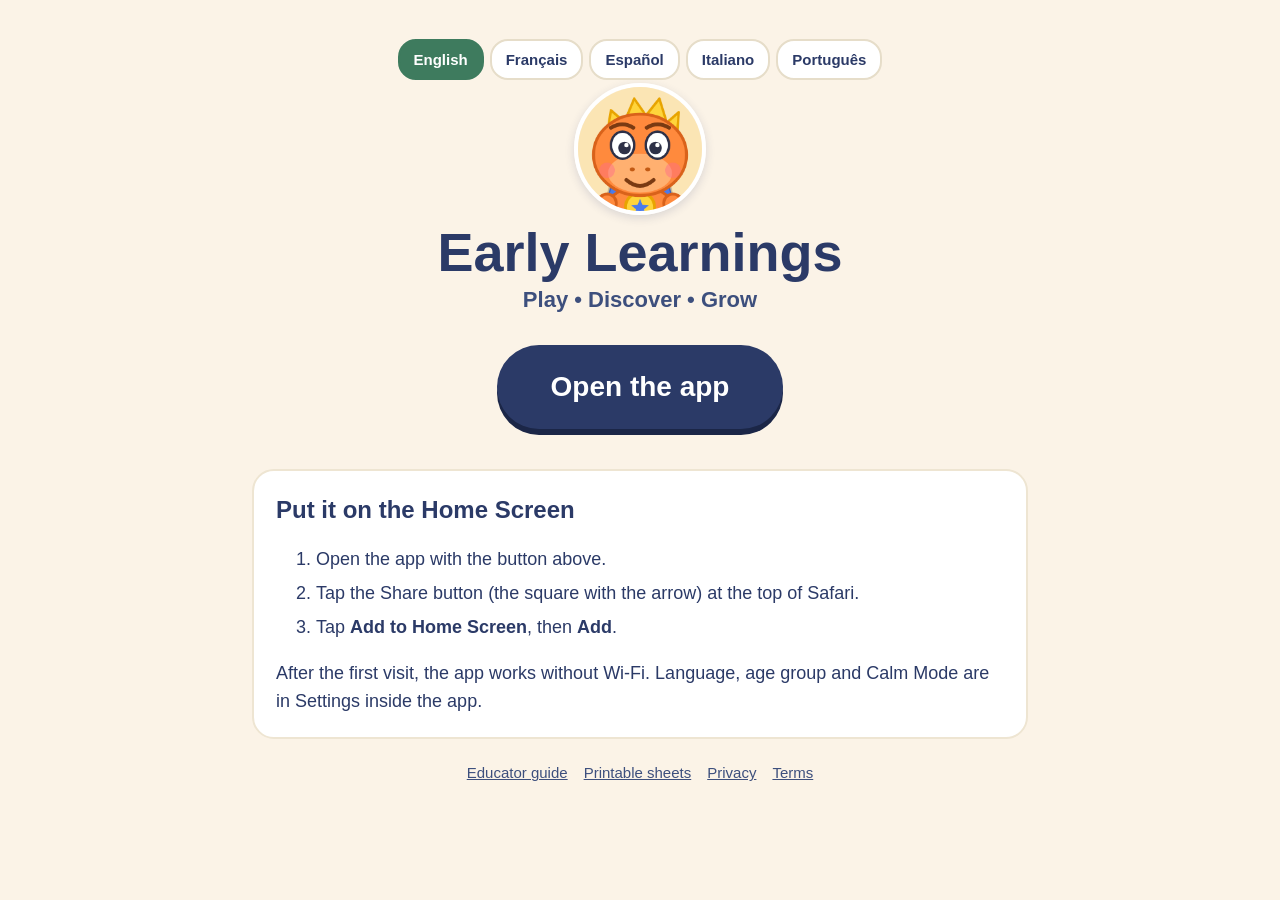
<file: index.html>
<!DOCTYPE html>
<html lang="en">
<head>
<meta charset="utf-8">
<meta name="viewport" content="width=device-width, initial-scale=1">
<meta name="theme-color" content="#FBF3E7">
<link rel="apple-touch-icon" href="play-icon.png">
<link rel="manifest" href="manifest.webmanifest">
<title>Early Learnings</title>
<link rel="stylesheet" href="docs.css">
<style>
.wrap{text-align:center;padding-top:36px}
.rb{display:block;width:132px;height:132px;margin:0 auto 6px;border-radius:66px;border:4px solid #fff;box-shadow:0 3px 10px rgba(43,58,103,.16)}
h1{font-size:54px;margin:4px 0 0}
.sub{font-size:22px;margin-bottom:22px}
.open{display:inline-block;background:#2B3A67;color:#fff;text-decoration:none;font-size:28px;font-weight:800;padding:20px 54px;border-radius:44px;box-shadow:0 6px 0 #1B2647;margin:6px 0 26px}
.how{text-align:left}
.langs button{font:inherit;font-size:15px;font-weight:700;border:2px solid #E6DDC9;background:#fff;color:#2B3A67;border-radius:18px;padding:7px 14px;margin:3px}
.langs button.sel{background:#3E7B5E;border-color:#3E7B5E;color:#fff}
.foot{font-size:15px;margin-top:22px}.foot a{color:#3D4F7D;margin:0 8px}
</style>
</head>
<body><div class="wrap">
<div class="langs" id="langs"></div>
<img class="rb" src="icon-192.png" alt="Rory">
<h1>Early Learnings</h1>
<p class="sub" data-k="sub">Play &bull; Discover &bull; Grow</p>
<a class="open" href="play.html" data-k="open">Open the app</a>
<div class="card how">
  <h2 data-k="h" style="margin-top:4px">Put it on the Home Screen</h2>
  <ol>
    <li data-k="s1">Open the app with the button above.</li>
    <li data-k="s2">Tap the Share button (the square with the arrow) at the top of Safari.</li>
    <li data-k="s3">Tap <b>Add to Home Screen</b>, then <b>Add</b>.</li>
  </ol>
  <p data-k="off">After the first visit, the app works without Wi-Fi. Language, age group and Calm Mode are in Settings inside the app.</p>
</div>
<p class="foot"><a href="guide.html">Educator guide</a><a href="sheets.html">Printable sheets</a><a href="privacy.html">Privacy</a><a href="terms.html">Terms</a></p>
</div>
<script>
(function () {
  var S = {
    en: ['English', 'Play &bull; Discover &bull; Grow', 'Open the app', 'Put it on the Home Screen', 'Open the app with the button above.', 'Tap the Share button (the square with the arrow) at the top of Safari.', 'Tap <b>Add to Home Screen</b>, then <b>Add</b>.', 'After the first visit, the app works without Wi-Fi. Language, age group and Calm Mode are in Settings inside the app.'],
    fr: ['Français', 'Jouer &bull; Découvrir &bull; Grandir', 'Ouvrir l’app', 'L’ajouter à l’écran d’accueil', 'Ouvrez l’app avec le bouton ci-dessus.', 'Touchez le bouton Partager (le carré avec la flèche) en haut de Safari.', 'Touchez <b>Sur l’écran d’accueil</b>, puis <b>Ajouter</b>.', 'Après la première visite, l’app fonctionne sans Wi-Fi. La langue, le groupe d’âge et le mode calme se trouvent dans les réglages de l’app.'],
    es: ['Español', 'Jugar &bull; Descubrir &bull; Crecer', 'Abrir la app', 'Añádela a la pantalla de inicio', 'Abre la app con el botón de arriba.', 'Toca el botón Compartir (el cuadrado con la flecha) arriba en Safari.', 'Toca <b>Añadir a pantalla de inicio</b> y luego <b>Añadir</b>.', 'Después de la primera visita, la app funciona sin Wi-Fi. El idioma, el grupo de edad y el modo tranquilo están en los ajustes de la app.'],
    it: ['Italiano', 'Gioca &bull; Scopri &bull; Cresci', 'Apri l’app', 'Mettila nella schermata Home', 'Apri l’app con il pulsante qui sopra.', 'Tocca il pulsante Condividi (il quadrato con la freccia) in alto in Safari.', 'Tocca <b>Aggiungi a Home</b>, poi <b>Aggiungi</b>.', 'Dopo la prima visita, l’app funziona senza Wi-Fi. Lingua, fascia d’età e modalità calma sono nelle impostazioni dell’app.'],
    pt: ['Português', 'Brincar &bull; Descobrir &bull; Crescer', 'Abrir a app', 'Pô-la no ecrã principal', 'Abra a app com o botão acima.', 'Toque no botão Partilhar (o quadrado com a seta) no topo do Safari.', 'Toque em <b>Adicionar ao ecrã principal</b> e depois em <b>Adicionar</b>.', 'Depois da primeira visita, a app funciona sem Wi-Fi. O idioma, a faixa etária e o modo calmo estão nas definições da app.']
  };
  var K = ['sub', 'open', 'h', 's1', 's2', 's3', 'off'], order = ['en', 'fr', 'es', 'it', 'pt'];
  function set(l) {
    if (!S[l]) l = 'en';
    var s = S[l], els = document.querySelectorAll('[data-k]'), i;
    for (i = 0; i < els.length; i++) els[i].innerHTML = s[K.indexOf(els[i].getAttribute('data-k')) + 1];
    var bs = document.querySelectorAll('#langs button');
    for (i = 0; i < bs.length; i++) bs[i].className = bs[i].getAttribute('data-l') === l ? 'sel' : '';
    try { localStorage.setItem('idx.lang', l); document.documentElement.lang = l; } catch (e) {}
  }
  var h = '';
  for (var i = 0; i < order.length; i++) h += '<button data-l="' + order[i] + '">' + S[order[i]][0] + '</button>';
  var box = document.getElementById('langs'); box.innerHTML = h;
  box.onclick = function (e) { var l = e.target.getAttribute && e.target.getAttribute('data-l'); if (l) set(l); };
  var saved = null; try { saved = localStorage.getItem('idx.lang') || localStorage.getItem('play.lang'); } catch (e) {}
  set(saved || (navigator.language || 'en').slice(0, 2));
})();
</script>
</body>
</html>
</file>
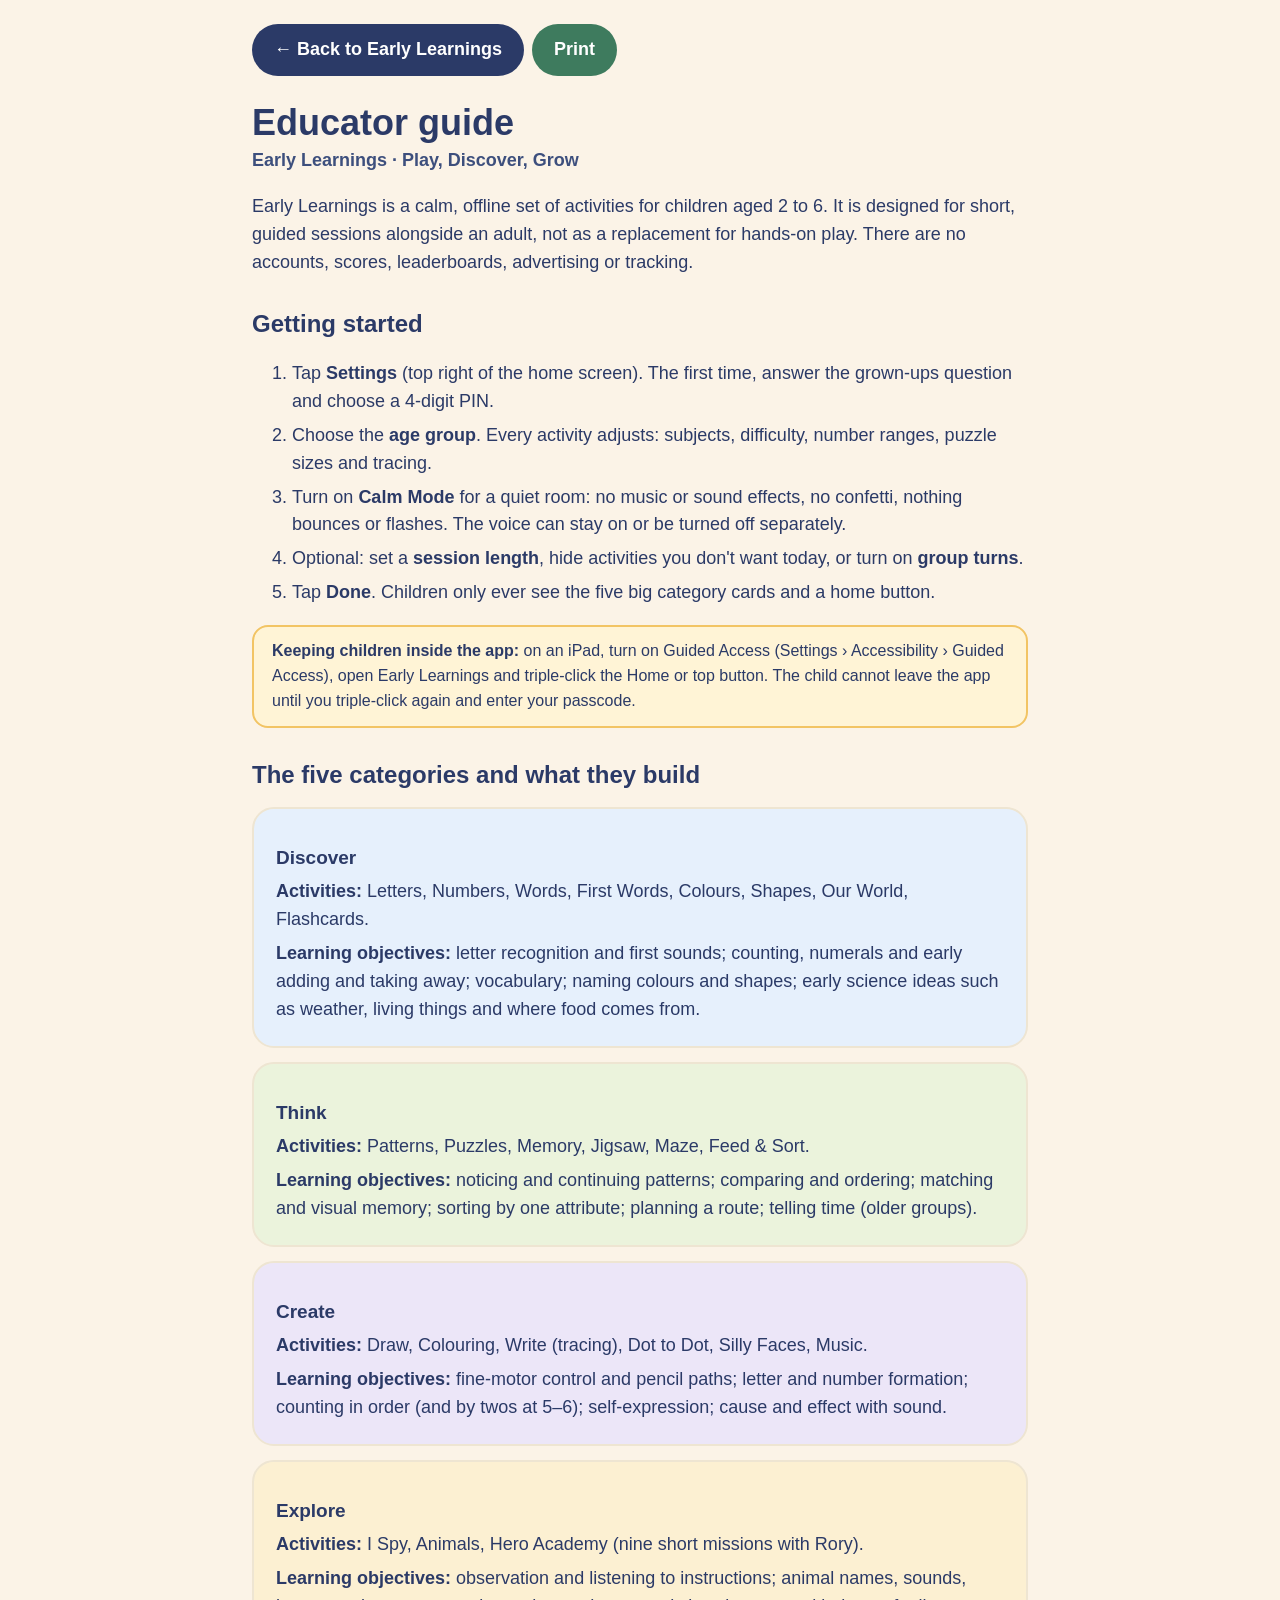
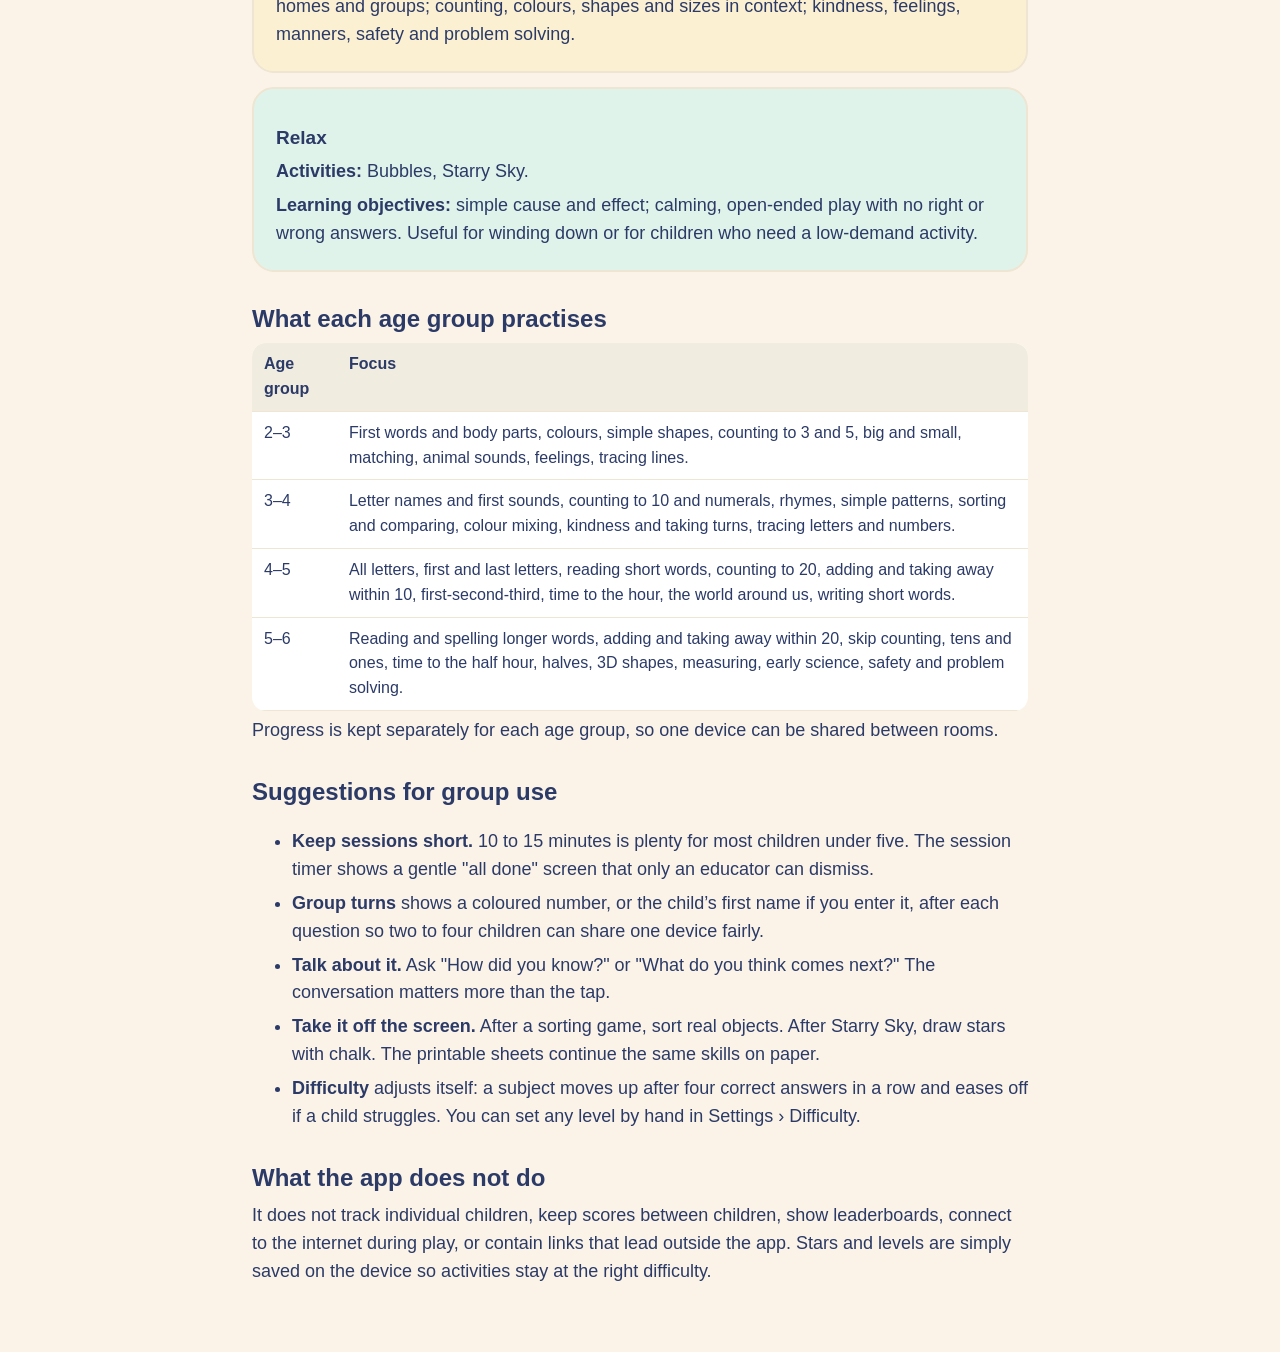
<file: guide.html>
<!DOCTYPE html>
<html lang="en"><head><meta charset="utf-8"><meta name="viewport" content="width=device-width, initial-scale=1">
<title>Educator guide · Early Learnings</title><link rel="stylesheet" href="docs.css"></head><body><div class="wrap">
<a class="back" href="play.html">&larr; Back to Early Learnings</a><button class="print" onclick="window.print()">Print</button>
<h1>Educator guide</h1><p class="sub">Early Learnings · Play, Discover, Grow</p>

<p>Early Learnings is a calm, offline set of activities for children aged 2 to 6. It is designed for short, guided sessions alongside an adult, not as a replacement for hands-on play. There are no accounts, scores, leaderboards, advertising or tracking.</p>

<h2>Getting started</h2>
<ol>
<li>Tap <b>Settings</b> (top right of the home screen). The first time, answer the grown-ups question and choose a 4-digit PIN.</li>
<li>Choose the <b>age group</b>. Every activity adjusts: subjects, difficulty, number ranges, puzzle sizes and tracing.</li>
<li>Turn on <b>Calm Mode</b> for a quiet room: no music or sound effects, no confetti, nothing bounces or flashes. The voice can stay on or be turned off separately.</li>
<li>Optional: set a <b>session length</b>, hide activities you don't want today, or turn on <b>group turns</b>.</li>
<li>Tap <b>Done</b>. Children only ever see the five big category cards and a home button.</li>
</ol>
<div class="note"><b>Keeping children inside the app:</b> on an iPad, turn on Guided Access (Settings &rsaquo; Accessibility &rsaquo; Guided Access), open Early Learnings and triple-click the Home or top button. The child cannot leave the app until you triple-click again and enter your passcode.</div>

<h2>The five categories and what they build</h2>
<div class="card c1"><h3>Discover</h3><p><b>Activities:</b> Letters, Numbers, Words, First Words, Colours, Shapes, Our World, Flashcards.</p><p><b>Learning objectives:</b> letter recognition and first sounds; counting, numerals and early adding and taking away; vocabulary; naming colours and shapes; early science ideas such as weather, living things and where food comes from.</p></div>
<div class="card c2"><h3>Think</h3><p><b>Activities:</b> Patterns, Puzzles, Memory, Jigsaw, Maze, Feed &amp; Sort.</p><p><b>Learning objectives:</b> noticing and continuing patterns; comparing and ordering; matching and visual memory; sorting by one attribute; planning a route; telling time (older groups).</p></div>
<div class="card c3"><h3>Create</h3><p><b>Activities:</b> Draw, Colouring, Write (tracing), Dot to Dot, Silly Faces, Music.</p><p><b>Learning objectives:</b> fine-motor control and pencil paths; letter and number formation; counting in order (and by twos at 5&ndash;6); self-expression; cause and effect with sound.</p></div>
<div class="card c4"><h3>Explore</h3><p><b>Activities:</b> I Spy, Animals, Hero Academy (nine short missions with Rory).</p><p><b>Learning objectives:</b> observation and listening to instructions; animal names, sounds, homes and groups; counting, colours, shapes and sizes in context; kindness, feelings, manners, safety and problem solving.</p></div>
<div class="card c5"><h3>Relax</h3><p><b>Activities:</b> Bubbles, Starry Sky.</p><p><b>Learning objectives:</b> simple cause and effect; calming, open-ended play with no right or wrong answers. Useful for winding down or for children who need a low-demand activity.</p></div>

<h2>What each age group practises</h2>
<table>
<tr><th>Age group</th><th>Focus</th></tr>
<tr><td>2&ndash;3</td><td>First words and body parts, colours, simple shapes, counting to 3 and 5, big and small, matching, animal sounds, feelings, tracing lines.</td></tr>
<tr><td>3&ndash;4</td><td>Letter names and first sounds, counting to 10 and numerals, rhymes, simple patterns, sorting and comparing, colour mixing, kindness and taking turns, tracing letters and numbers.</td></tr>
<tr><td>4&ndash;5</td><td>All letters, first and last letters, reading short words, counting to 20, adding and taking away within 10, first-second-third, time to the hour, the world around us, writing short words.</td></tr>
<tr><td>5&ndash;6</td><td>Reading and spelling longer words, adding and taking away within 20, skip counting, tens and ones, time to the half hour, halves, 3D shapes, measuring, early science, safety and problem solving.</td></tr>
</table>
<p>Progress is kept separately for each age group, so one device can be shared between rooms.</p>

<h2>Suggestions for group use</h2>
<ul>
<li><b>Keep sessions short.</b> 10 to 15 minutes is plenty for most children under five. The session timer shows a gentle "all done" screen that only an educator can dismiss.</li>
<li><b>Group turns</b> shows a coloured number, or the child&rsquo;s first name if you enter it, after each question so two to four children can share one device fairly.</li>
<li><b>Talk about it.</b> Ask "How did you know?" or "What do you think comes next?" The conversation matters more than the tap.</li>
<li><b>Take it off the screen.</b> After a sorting game, sort real objects. After Starry Sky, draw stars with chalk. The printable sheets continue the same skills on paper.</li>
<li><b>Difficulty</b> adjusts itself: a subject moves up after four correct answers in a row and eases off if a child struggles. You can set any level by hand in Settings &rsaquo; Difficulty.</li>
</ul>

<h2>What the app does not do</h2>
<p>It does not track individual children, keep scores between children, show leaderboards, connect to the internet during play, or contain links that lead outside the app. Stars and levels are simply saved on the device so activities stay at the right difficulty.</p>
</div></body></html>
</file>
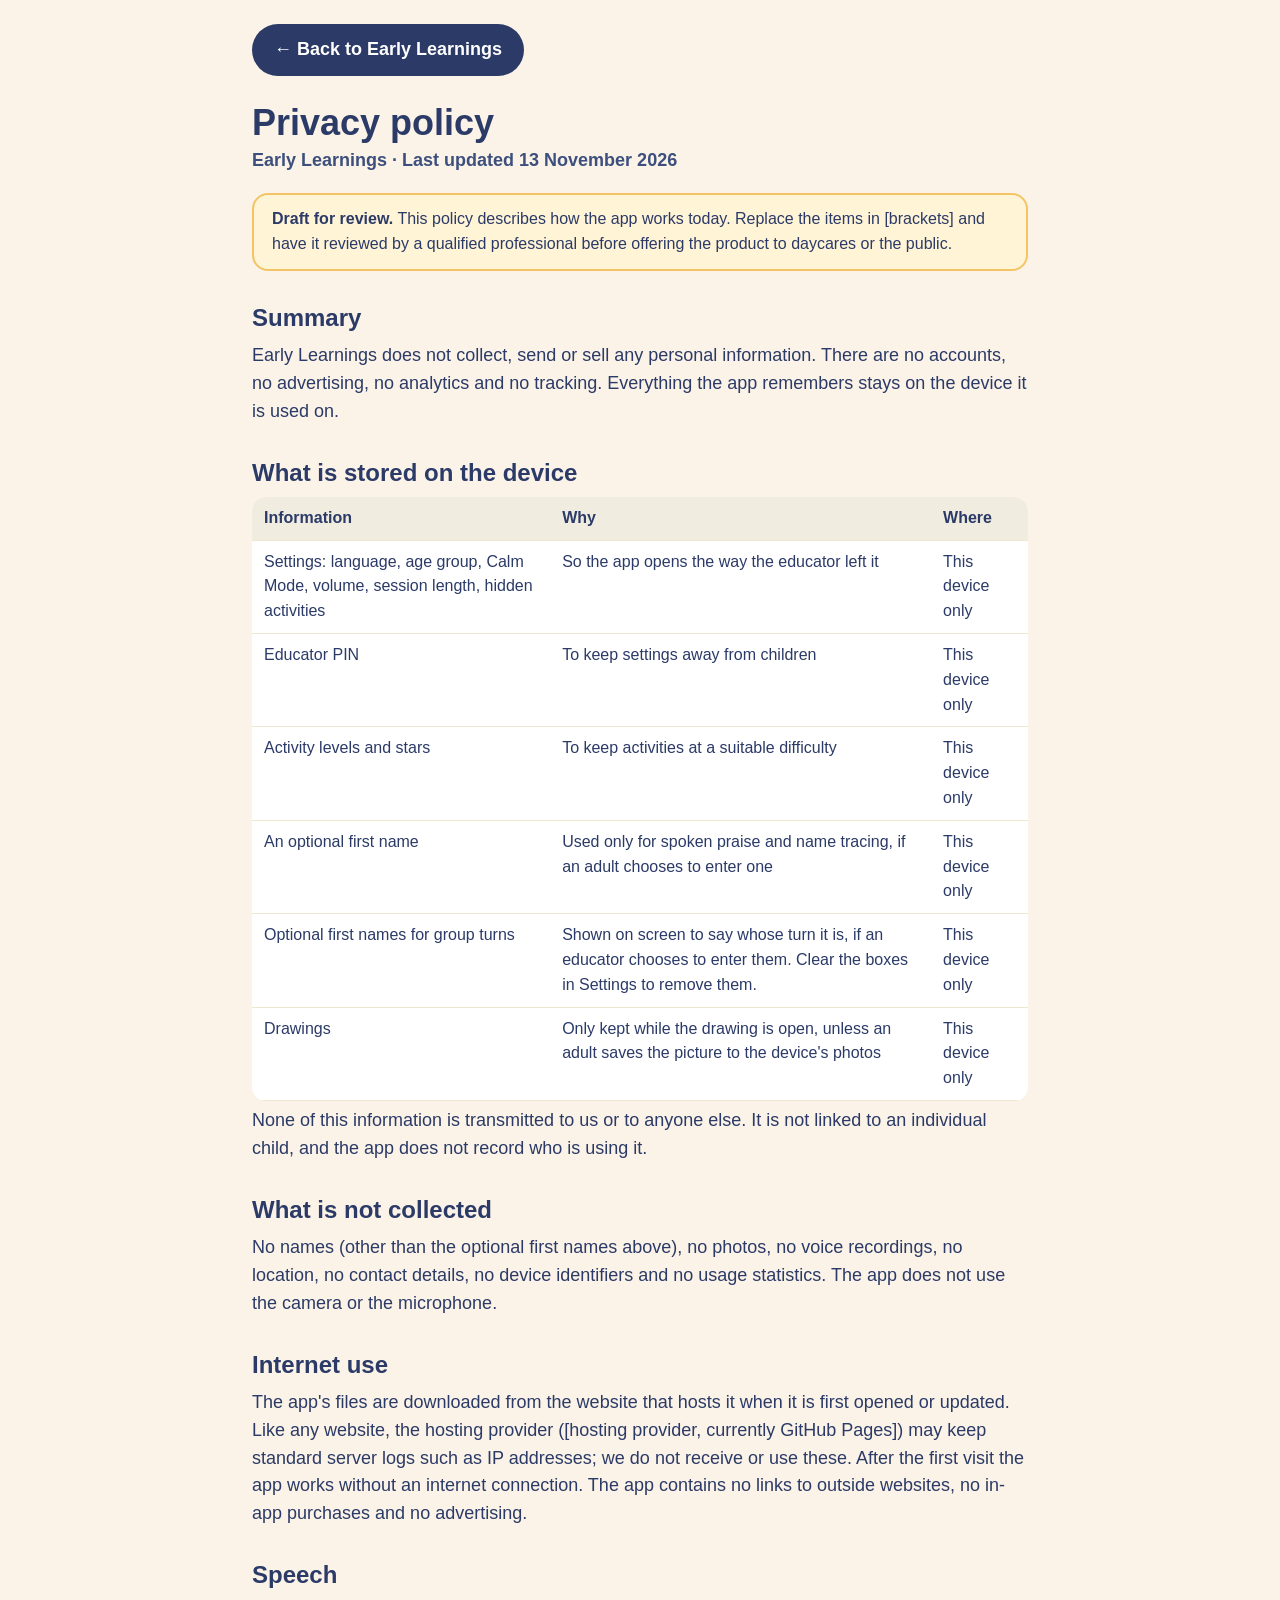
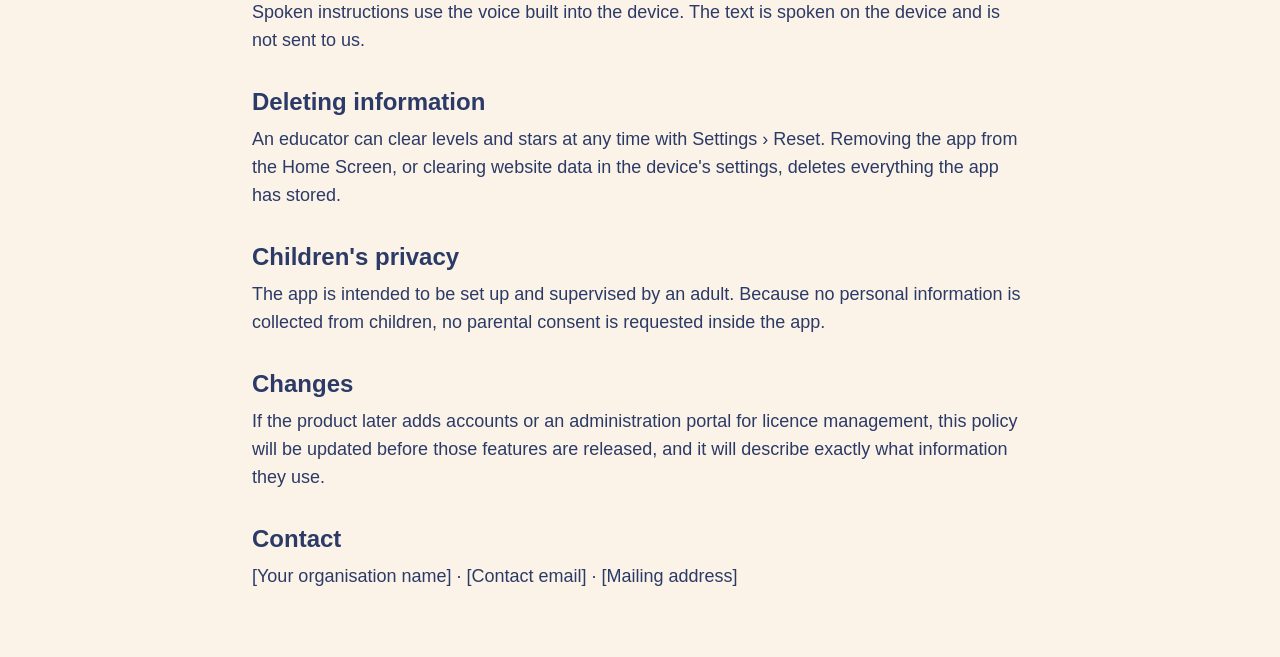
<file: privacy.html>
<!DOCTYPE html>
<html lang="en"><head><meta charset="utf-8"><meta name="viewport" content="width=device-width, initial-scale=1">
<title>Privacy policy · Early Learnings</title><link rel="stylesheet" href="docs.css"></head><body><div class="wrap">
<a class="back" href="play.html">&larr; Back to Early Learnings</a>
<h1>Privacy policy</h1><p class="sub">Early Learnings · Last updated 13 November 2026</p>
<div class="note"><b>Draft for review.</b> This policy describes how the app works today. Replace the items in [brackets] and have it reviewed by a qualified professional before offering the product to daycares or the public.</div>

<h2>Summary</h2>
<p>Early Learnings does not collect, send or sell any personal information. There are no accounts, no advertising, no analytics and no tracking. Everything the app remembers stays on the device it is used on.</p>

<h2>What is stored on the device</h2>
<table>
<tr><th>Information</th><th>Why</th><th>Where</th></tr>
<tr><td>Settings: language, age group, Calm Mode, volume, session length, hidden activities</td><td>So the app opens the way the educator left it</td><td>This device only</td></tr>
<tr><td>Educator PIN</td><td>To keep settings away from children</td><td>This device only</td></tr>
<tr><td>Activity levels and stars</td><td>To keep activities at a suitable difficulty</td><td>This device only</td></tr>
<tr><td>An optional first name</td><td>Used only for spoken praise and name tracing, if an adult chooses to enter one</td><td>This device only</td></tr>
<tr><td>Optional first names for group turns</td><td>Shown on screen to say whose turn it is, if an educator chooses to enter them. Clear the boxes in Settings to remove them.</td><td>This device only</td></tr>
<tr><td>Drawings</td><td>Only kept while the drawing is open, unless an adult saves the picture to the device's photos</td><td>This device only</td></tr>
</table>
<p>None of this information is transmitted to us or to anyone else. It is not linked to an individual child, and the app does not record who is using it.</p>

<h2>What is not collected</h2>
<p>No names (other than the optional first names above), no photos, no voice recordings, no location, no contact details, no device identifiers and no usage statistics. The app does not use the camera or the microphone.</p>

<h2>Internet use</h2>
<p>The app's files are downloaded from the website that hosts it when it is first opened or updated. Like any website, the hosting provider ([hosting provider, currently GitHub Pages]) may keep standard server logs such as IP addresses; we do not receive or use these. After the first visit the app works without an internet connection. The app contains no links to outside websites, no in-app purchases and no advertising.</p>

<h2>Speech</h2>
<p>Spoken instructions use the voice built into the device. The text is spoken on the device and is not sent to us.</p>

<h2>Deleting information</h2>
<p>An educator can clear levels and stars at any time with Settings &rsaquo; Reset. Removing the app from the Home Screen, or clearing website data in the device's settings, deletes everything the app has stored.</p>

<h2>Children's privacy</h2>
<p>The app is intended to be set up and supervised by an adult. Because no personal information is collected from children, no parental consent is requested inside the app.</p>

<h2>Changes</h2>
<p>If the product later adds accounts or an administration portal for licence management, this policy will be updated before those features are released, and it will describe exactly what information they use.</p>

<h2>Contact</h2>
<p>[Your organisation name] · [Contact email] · [Mailing address]</p>
</div></body></html>
</file>
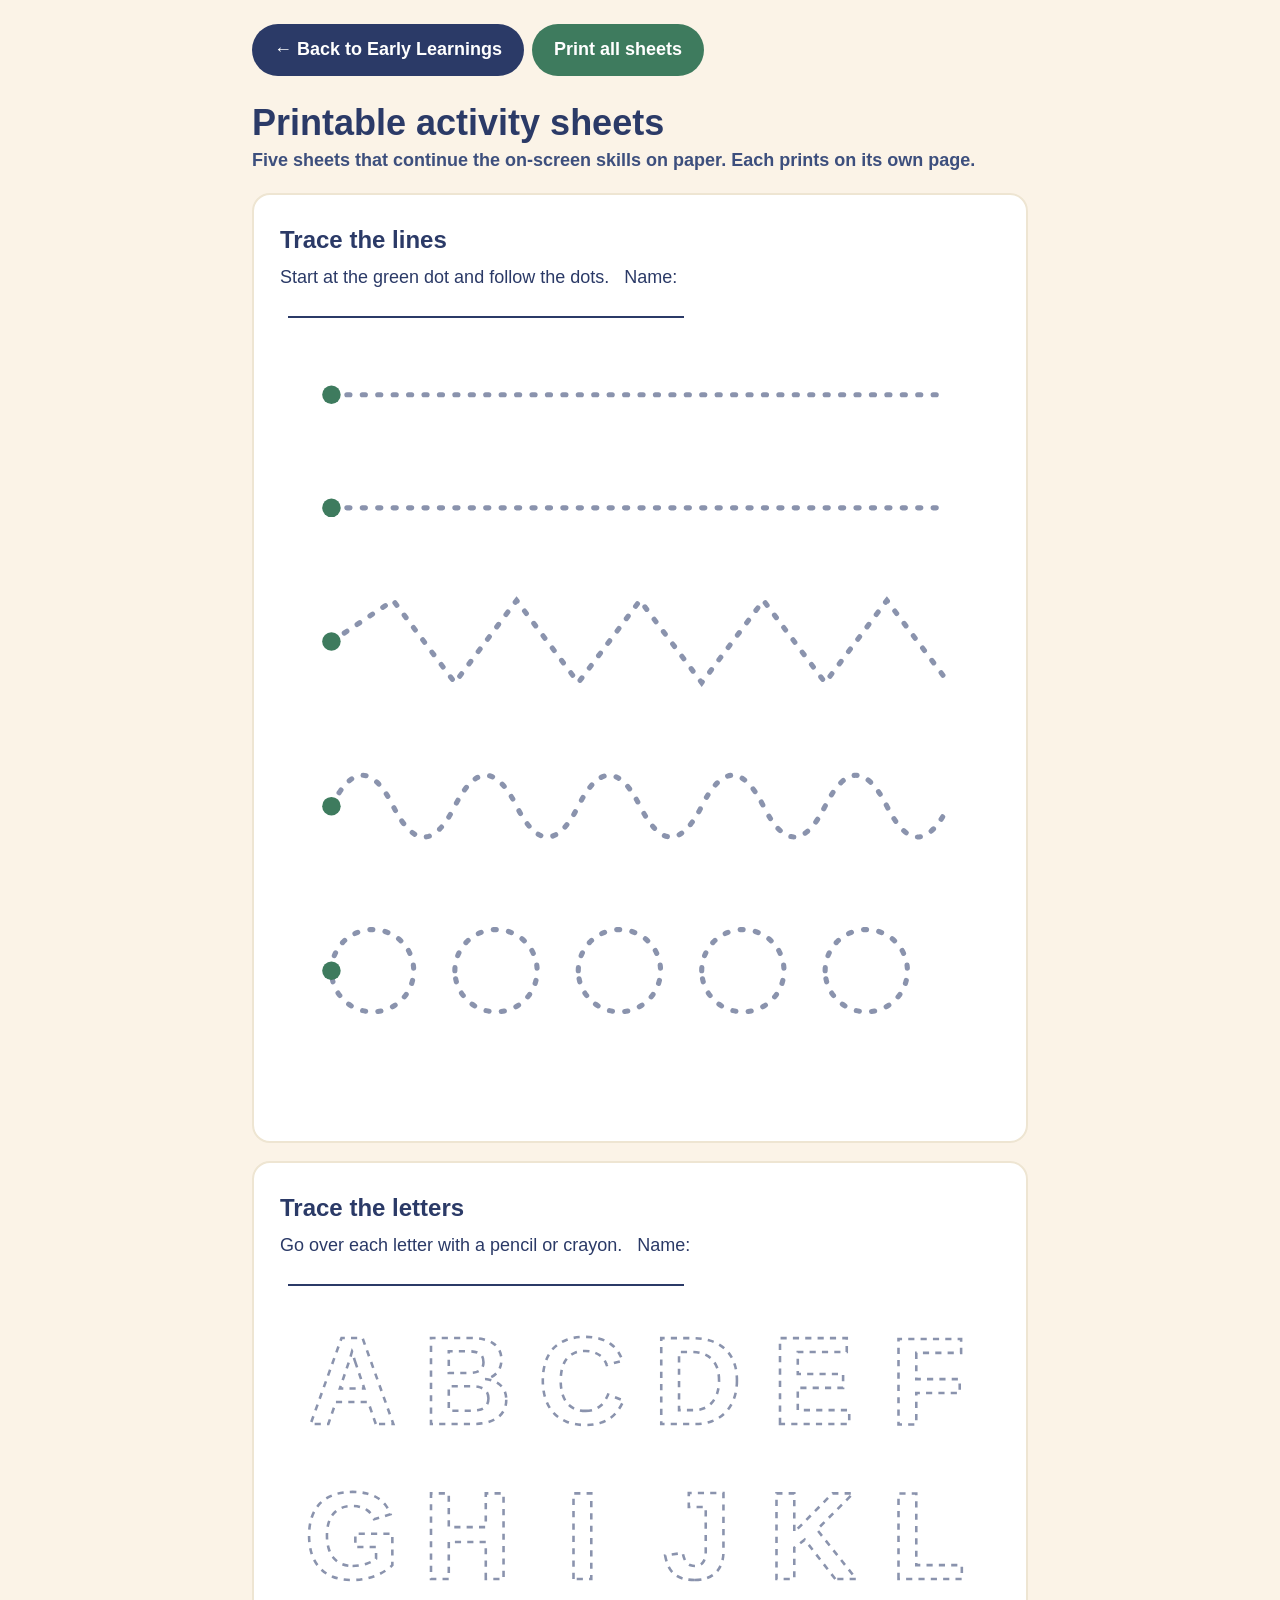
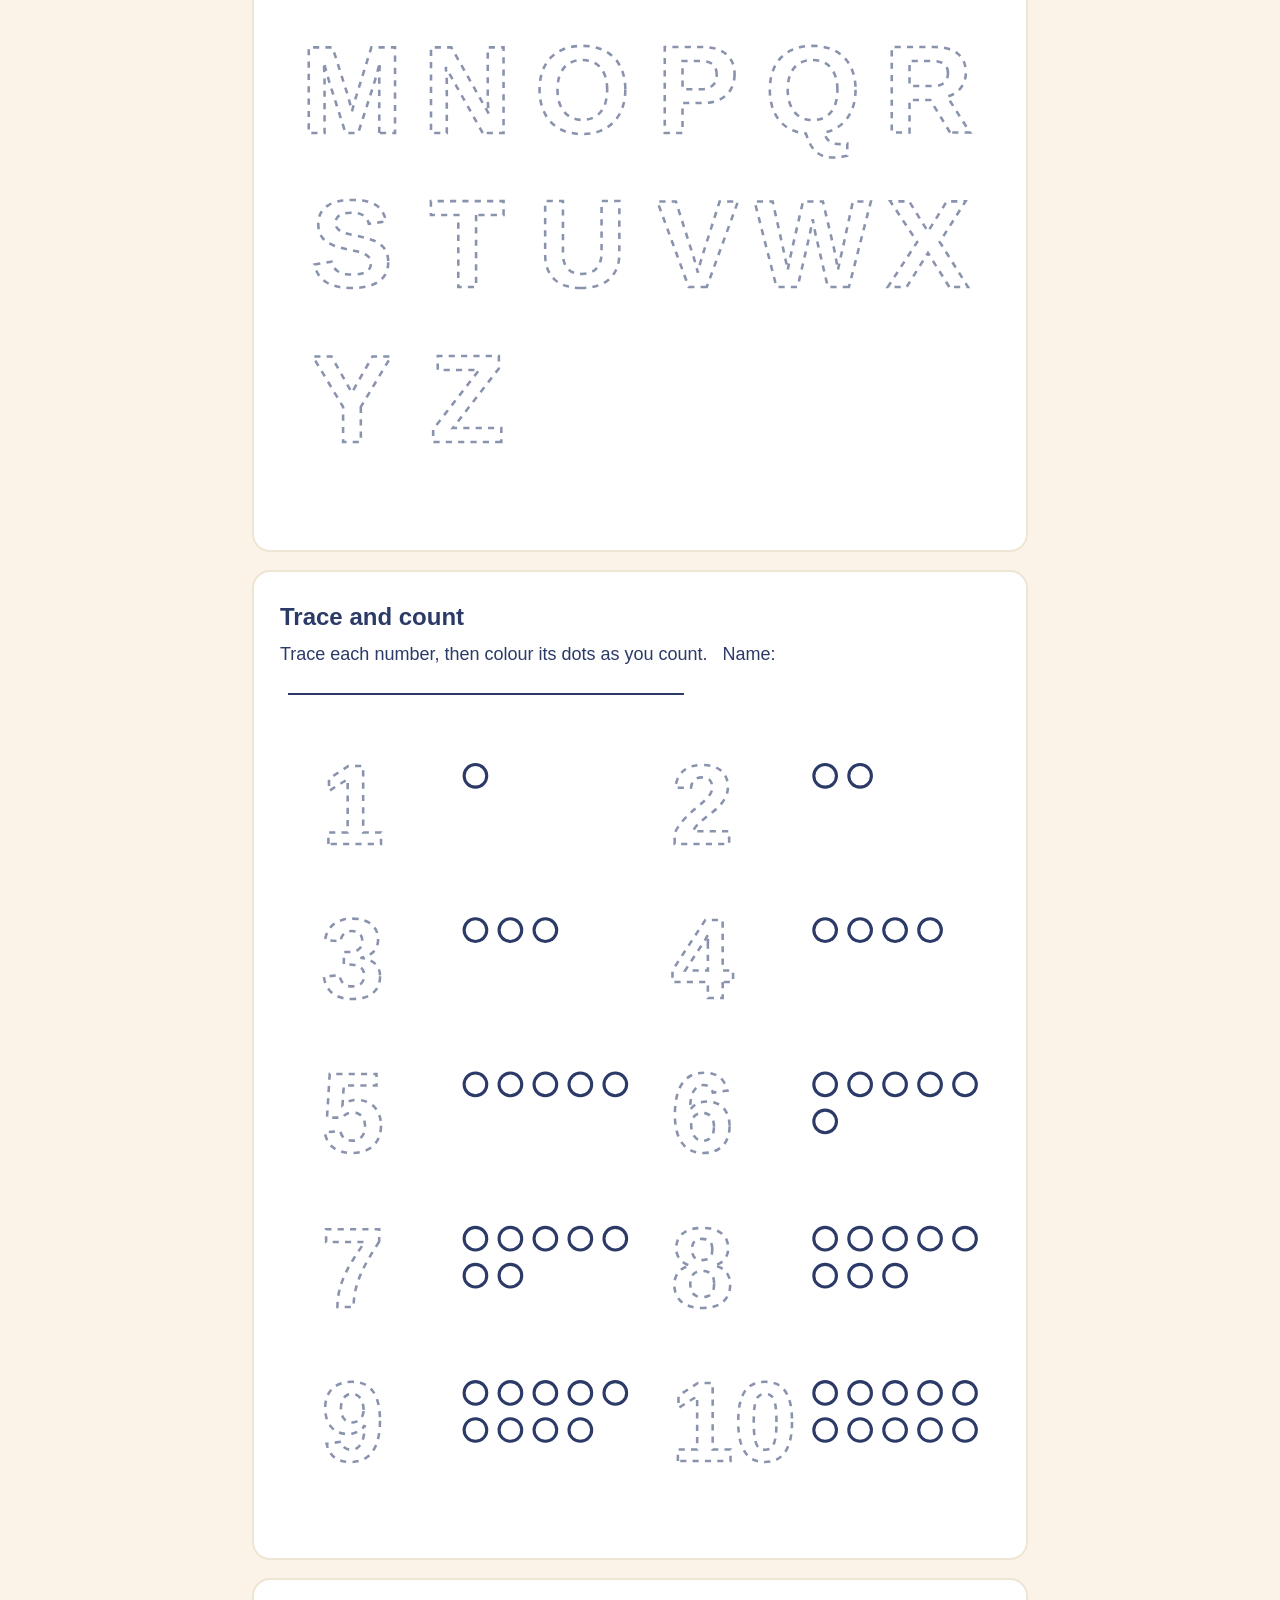
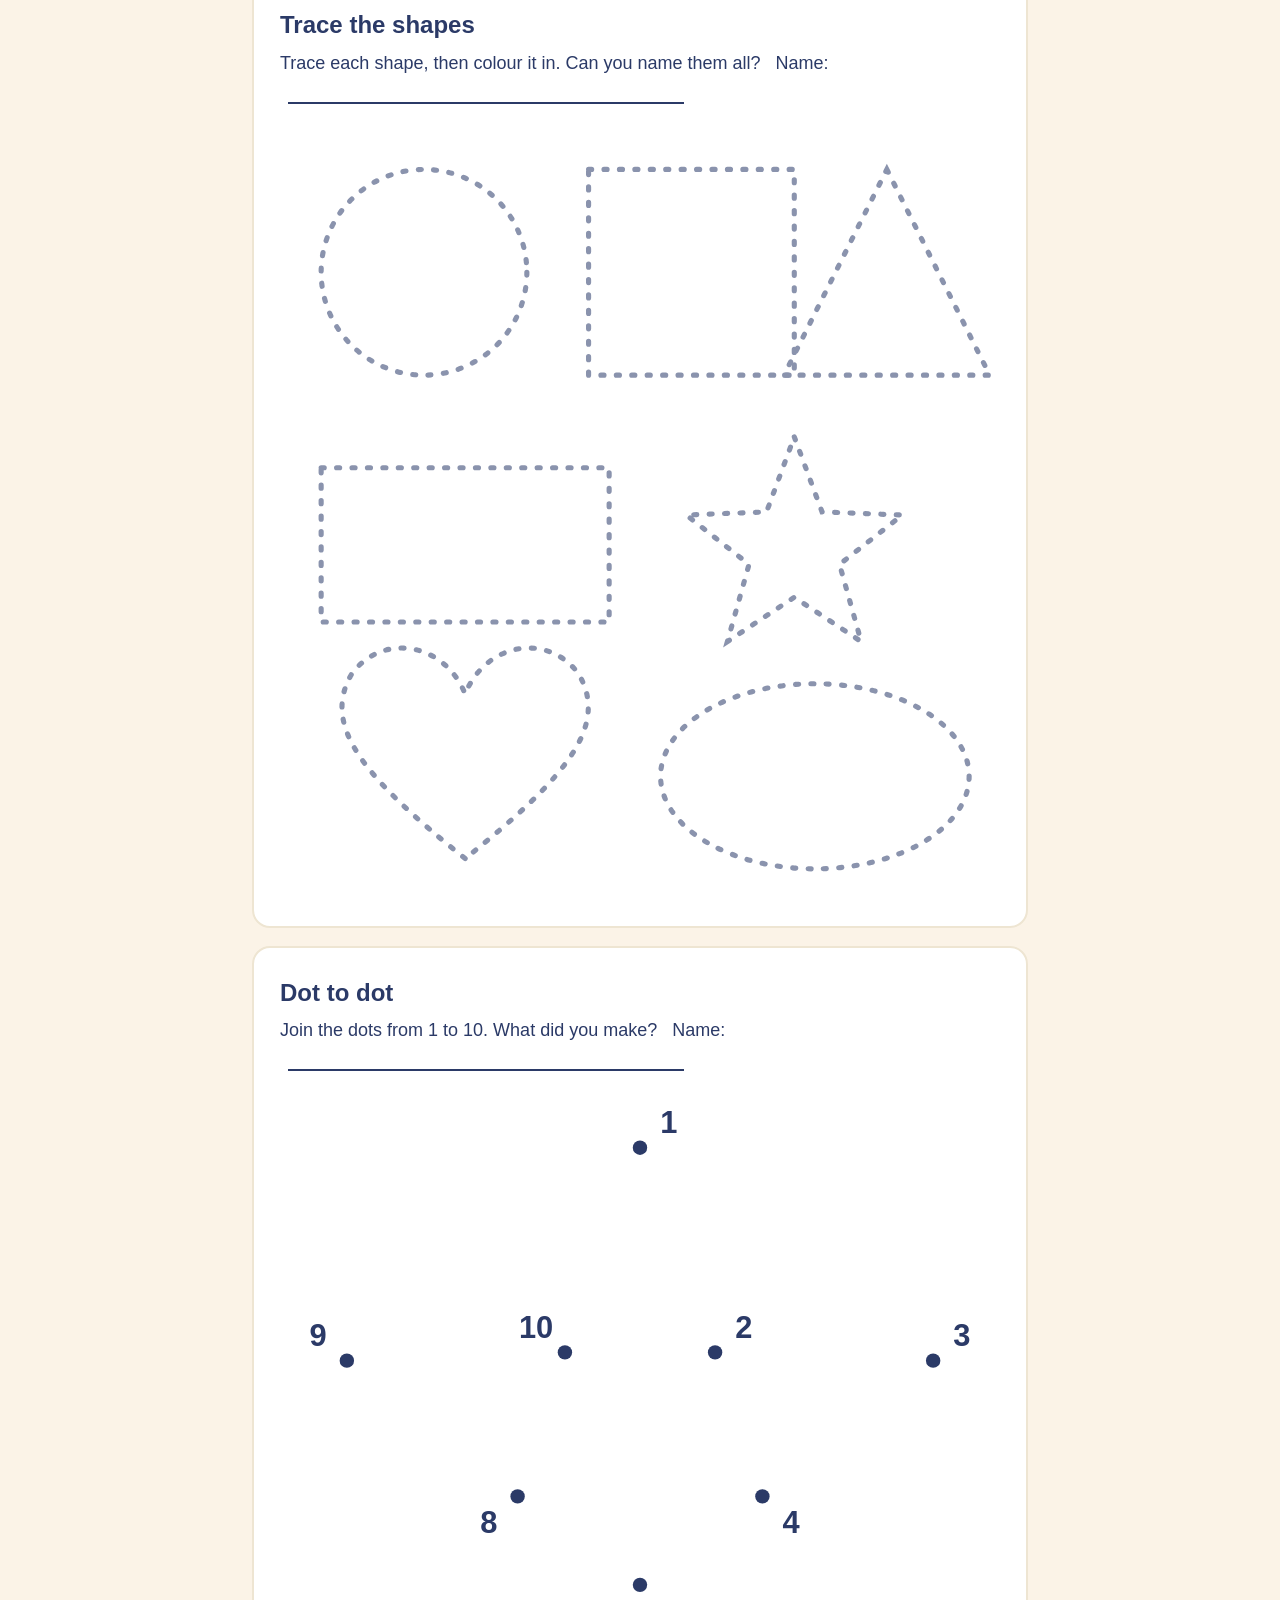
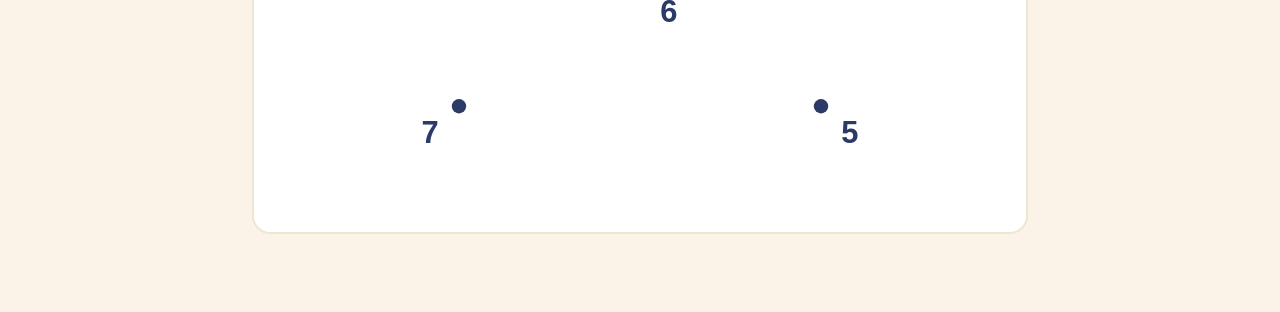
<file: sheets.html>
<!DOCTYPE html>
<html lang="en"><head><meta charset="utf-8"><meta name="viewport" content="width=device-width, initial-scale=1">
<title>Printable sheets · Early Learnings</title><link rel="stylesheet" href="docs.css"></head><body><div class="wrap">
<a class="back" href="play.html">&larr; Back to Early Learnings</a><button class="print" onclick="window.print()">Print all sheets</button>
<h1 class="noprint">Printable activity sheets</h1><p class="sub noprint">Five sheets that continue the on-screen skills on paper. Each prints on its own page.</p>
<div class="sheet"><h2>Trace the lines</h2><p>Start at the green dot and follow the dots. &nbsp; Name:<span class="nameline"></span></p><svg viewBox="0 0 700 760"><path d="M50 60 H650" stroke="#8A93AD" stroke-width="5" fill="none" stroke-dasharray="3 12" stroke-linecap="round"/><circle cx="50" cy="60" r="9" fill="#3E7B5E"/><path d="M50 170 H650" stroke="#8A93AD" stroke-width="5" fill="none" stroke-dasharray="3 12" stroke-linecap="round"/><circle cx="50" cy="170" r="9" fill="#3E7B5E"/><path d="M50 300 L110 260 L170 340 L230 260 L290 340 L350 260 L410 340 L470 260 L530 340 L590 260 L650 340" stroke="#8A93AD" stroke-width="5" fill="none" stroke-dasharray="3 12" stroke-linecap="round"/><circle cx="50" cy="300" r="9" fill="#3E7B5E"/><path d="M50 460 Q80 400 110 460 Q140 520 170 460 Q200 400 230 460 Q260 520 290 460 Q320 400 350 460 Q380 520 410 460 Q440 400 470 460 Q500 520 530 460 Q560 400 590 460 Q620 520 650 460" stroke="#8A93AD" stroke-width="5" fill="none" stroke-dasharray="3 12" stroke-linecap="round"/><circle cx="50" cy="460" r="9" fill="#3E7B5E"/><path d="M50 620 a40 40 0 1 1 80 0 a40 40 0 1 1 -80 0 m120 0 a40 40 0 1 1 80 0 a40 40 0 1 1 -80 0 m120 0 a40 40 0 1 1 80 0 a40 40 0 1 1 -80 0 m120 0 a40 40 0 1 1 80 0 a40 40 0 1 1 -80 0 m120 0 a40 40 0 1 1 80 0 a40 40 0 1 1 -80 0 m120 0" stroke="#8A93AD" stroke-width="5" fill="none" stroke-dasharray="3 12" stroke-linecap="round"/><circle cx="50" cy="620" r="9" fill="#3E7B5E"/></svg></div>
<div class="sheet"><h2>Trace the letters</h2><p>Go over each letter with a pencil or crayon. &nbsp; Name:<span class="nameline"></span></p><svg viewBox="0 0 700 800"><text x="70" y="120" font-size="120" font-weight="700" text-anchor="middle" font-family="Helvetica,Arial,sans-serif" fill="none" stroke="#8A93AD" stroke-width="2.5" stroke-dasharray="6 6">A</text><text x="182" y="120" font-size="120" font-weight="700" text-anchor="middle" font-family="Helvetica,Arial,sans-serif" fill="none" stroke="#8A93AD" stroke-width="2.5" stroke-dasharray="6 6">B</text><text x="294" y="120" font-size="120" font-weight="700" text-anchor="middle" font-family="Helvetica,Arial,sans-serif" fill="none" stroke="#8A93AD" stroke-width="2.5" stroke-dasharray="6 6">C</text><text x="406" y="120" font-size="120" font-weight="700" text-anchor="middle" font-family="Helvetica,Arial,sans-serif" fill="none" stroke="#8A93AD" stroke-width="2.5" stroke-dasharray="6 6">D</text><text x="518" y="120" font-size="120" font-weight="700" text-anchor="middle" font-family="Helvetica,Arial,sans-serif" fill="none" stroke="#8A93AD" stroke-width="2.5" stroke-dasharray="6 6">E</text><text x="630" y="120" font-size="120" font-weight="700" text-anchor="middle" font-family="Helvetica,Arial,sans-serif" fill="none" stroke="#8A93AD" stroke-width="2.5" stroke-dasharray="6 6">F</text><text x="70" y="270" font-size="120" font-weight="700" text-anchor="middle" font-family="Helvetica,Arial,sans-serif" fill="none" stroke="#8A93AD" stroke-width="2.5" stroke-dasharray="6 6">G</text><text x="182" y="270" font-size="120" font-weight="700" text-anchor="middle" font-family="Helvetica,Arial,sans-serif" fill="none" stroke="#8A93AD" stroke-width="2.5" stroke-dasharray="6 6">H</text><text x="294" y="270" font-size="120" font-weight="700" text-anchor="middle" font-family="Helvetica,Arial,sans-serif" fill="none" stroke="#8A93AD" stroke-width="2.5" stroke-dasharray="6 6">I</text><text x="406" y="270" font-size="120" font-weight="700" text-anchor="middle" font-family="Helvetica,Arial,sans-serif" fill="none" stroke="#8A93AD" stroke-width="2.5" stroke-dasharray="6 6">J</text><text x="518" y="270" font-size="120" font-weight="700" text-anchor="middle" font-family="Helvetica,Arial,sans-serif" fill="none" stroke="#8A93AD" stroke-width="2.5" stroke-dasharray="6 6">K</text><text x="630" y="270" font-size="120" font-weight="700" text-anchor="middle" font-family="Helvetica,Arial,sans-serif" fill="none" stroke="#8A93AD" stroke-width="2.5" stroke-dasharray="6 6">L</text><text x="70" y="420" font-size="120" font-weight="700" text-anchor="middle" font-family="Helvetica,Arial,sans-serif" fill="none" stroke="#8A93AD" stroke-width="2.5" stroke-dasharray="6 6">M</text><text x="182" y="420" font-size="120" font-weight="700" text-anchor="middle" font-family="Helvetica,Arial,sans-serif" fill="none" stroke="#8A93AD" stroke-width="2.5" stroke-dasharray="6 6">N</text><text x="294" y="420" font-size="120" font-weight="700" text-anchor="middle" font-family="Helvetica,Arial,sans-serif" fill="none" stroke="#8A93AD" stroke-width="2.5" stroke-dasharray="6 6">O</text><text x="406" y="420" font-size="120" font-weight="700" text-anchor="middle" font-family="Helvetica,Arial,sans-serif" fill="none" stroke="#8A93AD" stroke-width="2.5" stroke-dasharray="6 6">P</text><text x="518" y="420" font-size="120" font-weight="700" text-anchor="middle" font-family="Helvetica,Arial,sans-serif" fill="none" stroke="#8A93AD" stroke-width="2.5" stroke-dasharray="6 6">Q</text><text x="630" y="420" font-size="120" font-weight="700" text-anchor="middle" font-family="Helvetica,Arial,sans-serif" fill="none" stroke="#8A93AD" stroke-width="2.5" stroke-dasharray="6 6">R</text><text x="70" y="570" font-size="120" font-weight="700" text-anchor="middle" font-family="Helvetica,Arial,sans-serif" fill="none" stroke="#8A93AD" stroke-width="2.5" stroke-dasharray="6 6">S</text><text x="182" y="570" font-size="120" font-weight="700" text-anchor="middle" font-family="Helvetica,Arial,sans-serif" fill="none" stroke="#8A93AD" stroke-width="2.5" stroke-dasharray="6 6">T</text><text x="294" y="570" font-size="120" font-weight="700" text-anchor="middle" font-family="Helvetica,Arial,sans-serif" fill="none" stroke="#8A93AD" stroke-width="2.5" stroke-dasharray="6 6">U</text><text x="406" y="570" font-size="120" font-weight="700" text-anchor="middle" font-family="Helvetica,Arial,sans-serif" fill="none" stroke="#8A93AD" stroke-width="2.5" stroke-dasharray="6 6">V</text><text x="518" y="570" font-size="120" font-weight="700" text-anchor="middle" font-family="Helvetica,Arial,sans-serif" fill="none" stroke="#8A93AD" stroke-width="2.5" stroke-dasharray="6 6">W</text><text x="630" y="570" font-size="120" font-weight="700" text-anchor="middle" font-family="Helvetica,Arial,sans-serif" fill="none" stroke="#8A93AD" stroke-width="2.5" stroke-dasharray="6 6">X</text><text x="70" y="720" font-size="120" font-weight="700" text-anchor="middle" font-family="Helvetica,Arial,sans-serif" fill="none" stroke="#8A93AD" stroke-width="2.5" stroke-dasharray="6 6">Y</text><text x="182" y="720" font-size="120" font-weight="700" text-anchor="middle" font-family="Helvetica,Arial,sans-serif" fill="none" stroke="#8A93AD" stroke-width="2.5" stroke-dasharray="6 6">Z</text></svg></div>
<div class="sheet"><h2>Trace and count</h2><p>Trace each number, then colour its dots as you count. &nbsp; Name:<span class="nameline"></span></p><svg viewBox="0 0 700 800"><text x="40" y="130" font-size="110" font-weight="700" font-family="Helvetica,Arial,sans-serif" fill="none" stroke="#8A93AD" stroke-width="2.5" stroke-dasharray="6 6">1</text><circle cx="190" cy="64" r="11" fill="none" stroke="#2B3A67" stroke-width="3"/><text x="380" y="130" font-size="110" font-weight="700" font-family="Helvetica,Arial,sans-serif" fill="none" stroke="#8A93AD" stroke-width="2.5" stroke-dasharray="6 6">2</text><circle cx="530" cy="64" r="11" fill="none" stroke="#2B3A67" stroke-width="3"/><circle cx="564" cy="64" r="11" fill="none" stroke="#2B3A67" stroke-width="3"/><text x="40" y="280" font-size="110" font-weight="700" font-family="Helvetica,Arial,sans-serif" fill="none" stroke="#8A93AD" stroke-width="2.5" stroke-dasharray="6 6">3</text><circle cx="190" cy="214" r="11" fill="none" stroke="#2B3A67" stroke-width="3"/><circle cx="224" cy="214" r="11" fill="none" stroke="#2B3A67" stroke-width="3"/><circle cx="258" cy="214" r="11" fill="none" stroke="#2B3A67" stroke-width="3"/><text x="380" y="280" font-size="110" font-weight="700" font-family="Helvetica,Arial,sans-serif" fill="none" stroke="#8A93AD" stroke-width="2.5" stroke-dasharray="6 6">4</text><circle cx="530" cy="214" r="11" fill="none" stroke="#2B3A67" stroke-width="3"/><circle cx="564" cy="214" r="11" fill="none" stroke="#2B3A67" stroke-width="3"/><circle cx="598" cy="214" r="11" fill="none" stroke="#2B3A67" stroke-width="3"/><circle cx="632" cy="214" r="11" fill="none" stroke="#2B3A67" stroke-width="3"/><text x="40" y="430" font-size="110" font-weight="700" font-family="Helvetica,Arial,sans-serif" fill="none" stroke="#8A93AD" stroke-width="2.5" stroke-dasharray="6 6">5</text><circle cx="190" cy="364" r="11" fill="none" stroke="#2B3A67" stroke-width="3"/><circle cx="224" cy="364" r="11" fill="none" stroke="#2B3A67" stroke-width="3"/><circle cx="258" cy="364" r="11" fill="none" stroke="#2B3A67" stroke-width="3"/><circle cx="292" cy="364" r="11" fill="none" stroke="#2B3A67" stroke-width="3"/><circle cx="326" cy="364" r="11" fill="none" stroke="#2B3A67" stroke-width="3"/><text x="380" y="430" font-size="110" font-weight="700" font-family="Helvetica,Arial,sans-serif" fill="none" stroke="#8A93AD" stroke-width="2.5" stroke-dasharray="6 6">6</text><circle cx="530" cy="364" r="11" fill="none" stroke="#2B3A67" stroke-width="3"/><circle cx="564" cy="364" r="11" fill="none" stroke="#2B3A67" stroke-width="3"/><circle cx="598" cy="364" r="11" fill="none" stroke="#2B3A67" stroke-width="3"/><circle cx="632" cy="364" r="11" fill="none" stroke="#2B3A67" stroke-width="3"/><circle cx="666" cy="364" r="11" fill="none" stroke="#2B3A67" stroke-width="3"/><circle cx="530" cy="400" r="11" fill="none" stroke="#2B3A67" stroke-width="3"/><text x="40" y="580" font-size="110" font-weight="700" font-family="Helvetica,Arial,sans-serif" fill="none" stroke="#8A93AD" stroke-width="2.5" stroke-dasharray="6 6">7</text><circle cx="190" cy="514" r="11" fill="none" stroke="#2B3A67" stroke-width="3"/><circle cx="224" cy="514" r="11" fill="none" stroke="#2B3A67" stroke-width="3"/><circle cx="258" cy="514" r="11" fill="none" stroke="#2B3A67" stroke-width="3"/><circle cx="292" cy="514" r="11" fill="none" stroke="#2B3A67" stroke-width="3"/><circle cx="326" cy="514" r="11" fill="none" stroke="#2B3A67" stroke-width="3"/><circle cx="190" cy="550" r="11" fill="none" stroke="#2B3A67" stroke-width="3"/><circle cx="224" cy="550" r="11" fill="none" stroke="#2B3A67" stroke-width="3"/><text x="380" y="580" font-size="110" font-weight="700" font-family="Helvetica,Arial,sans-serif" fill="none" stroke="#8A93AD" stroke-width="2.5" stroke-dasharray="6 6">8</text><circle cx="530" cy="514" r="11" fill="none" stroke="#2B3A67" stroke-width="3"/><circle cx="564" cy="514" r="11" fill="none" stroke="#2B3A67" stroke-width="3"/><circle cx="598" cy="514" r="11" fill="none" stroke="#2B3A67" stroke-width="3"/><circle cx="632" cy="514" r="11" fill="none" stroke="#2B3A67" stroke-width="3"/><circle cx="666" cy="514" r="11" fill="none" stroke="#2B3A67" stroke-width="3"/><circle cx="530" cy="550" r="11" fill="none" stroke="#2B3A67" stroke-width="3"/><circle cx="564" cy="550" r="11" fill="none" stroke="#2B3A67" stroke-width="3"/><circle cx="598" cy="550" r="11" fill="none" stroke="#2B3A67" stroke-width="3"/><text x="40" y="730" font-size="110" font-weight="700" font-family="Helvetica,Arial,sans-serif" fill="none" stroke="#8A93AD" stroke-width="2.5" stroke-dasharray="6 6">9</text><circle cx="190" cy="664" r="11" fill="none" stroke="#2B3A67" stroke-width="3"/><circle cx="224" cy="664" r="11" fill="none" stroke="#2B3A67" stroke-width="3"/><circle cx="258" cy="664" r="11" fill="none" stroke="#2B3A67" stroke-width="3"/><circle cx="292" cy="664" r="11" fill="none" stroke="#2B3A67" stroke-width="3"/><circle cx="326" cy="664" r="11" fill="none" stroke="#2B3A67" stroke-width="3"/><circle cx="190" cy="700" r="11" fill="none" stroke="#2B3A67" stroke-width="3"/><circle cx="224" cy="700" r="11" fill="none" stroke="#2B3A67" stroke-width="3"/><circle cx="258" cy="700" r="11" fill="none" stroke="#2B3A67" stroke-width="3"/><circle cx="292" cy="700" r="11" fill="none" stroke="#2B3A67" stroke-width="3"/><text x="380" y="730" font-size="110" font-weight="700" font-family="Helvetica,Arial,sans-serif" fill="none" stroke="#8A93AD" stroke-width="2.5" stroke-dasharray="6 6">10</text><circle cx="530" cy="664" r="11" fill="none" stroke="#2B3A67" stroke-width="3"/><circle cx="564" cy="664" r="11" fill="none" stroke="#2B3A67" stroke-width="3"/><circle cx="598" cy="664" r="11" fill="none" stroke="#2B3A67" stroke-width="3"/><circle cx="632" cy="664" r="11" fill="none" stroke="#2B3A67" stroke-width="3"/><circle cx="666" cy="664" r="11" fill="none" stroke="#2B3A67" stroke-width="3"/><circle cx="530" cy="700" r="11" fill="none" stroke="#2B3A67" stroke-width="3"/><circle cx="564" cy="700" r="11" fill="none" stroke="#2B3A67" stroke-width="3"/><circle cx="598" cy="700" r="11" fill="none" stroke="#2B3A67" stroke-width="3"/><circle cx="632" cy="700" r="11" fill="none" stroke="#2B3A67" stroke-width="3"/><circle cx="666" cy="700" r="11" fill="none" stroke="#2B3A67" stroke-width="3"/></svg></div>
<div class="sheet"><h2>Trace the shapes</h2><p>Trace each shape, then colour it in. Can you name them all? &nbsp; Name:<span class="nameline"></span></p><svg viewBox="0 0 700 760"><circle cx="140" cy="150" r="100" stroke="#8A93AD" stroke-width="5" fill="none" stroke-dasharray="3 12" stroke-linecap="round"/><rect x="300" y="50" width="200" height="200" stroke="#8A93AD" stroke-width="5" fill="none" stroke-dasharray="3 12" stroke-linecap="round"/><polygon points="590,50 690,250 490,250" stroke="#8A93AD" stroke-width="5" fill="none" stroke-dasharray="3 12" stroke-linecap="round"/><rect x="40" y="340" width="280" height="150" stroke="#8A93AD" stroke-width="5" fill="none" stroke-dasharray="3 12" stroke-linecap="round"/><polygon points="500,310 527,383 605,386 544,434 565,509 500,466 435,509 456,434 395,386 473,383" stroke="#8A93AD" stroke-width="5" fill="none" stroke-dasharray="3 12" stroke-linecap="round"/><path d="M180 720 C80 640 40 590 70 540 C100 500 160 510 180 560 C200 510 260 500 290 540 C320 590 280 640 180 720 Z" stroke="#8A93AD" stroke-width="5" fill="none" stroke-dasharray="3 12" stroke-linecap="round"/><ellipse cx="520" cy="640" rx="150" ry="90" stroke="#8A93AD" stroke-width="5" fill="none" stroke-dasharray="3 12" stroke-linecap="round"/></svg></div>
<div class="sheet"><h2>Dot to dot</h2><p>Join the dots from 1 to 10. What did you make? &nbsp; Name:<span class="nameline"></span></p><svg viewBox="0 0 700 700"><circle cx="350" cy="60" r="7" fill="#2B3A67"/><text x="378" y="46" font-size="30" font-weight="700" font-family="Helvetica,Arial,sans-serif" fill="#2B3A67" text-anchor="middle">1</text><circle cx="423" cy="259" r="7" fill="#2B3A67"/><text x="451" y="245" font-size="30" font-weight="700" font-family="Helvetica,Arial,sans-serif" fill="#2B3A67" text-anchor="middle">2</text><circle cx="635" cy="267" r="7" fill="#2B3A67"/><text x="663" y="253" font-size="30" font-weight="700" font-family="Helvetica,Arial,sans-serif" fill="#2B3A67" text-anchor="middle">3</text><circle cx="469" cy="399" r="7" fill="#2B3A67"/><text x="497" y="435" font-size="30" font-weight="700" font-family="Helvetica,Arial,sans-serif" fill="#2B3A67" text-anchor="middle">4</text><circle cx="526" cy="603" r="7" fill="#2B3A67"/><text x="554" y="639" font-size="30" font-weight="700" font-family="Helvetica,Arial,sans-serif" fill="#2B3A67" text-anchor="middle">5</text><circle cx="350" cy="485" r="7" fill="#2B3A67"/><text x="378" y="521" font-size="30" font-weight="700" font-family="Helvetica,Arial,sans-serif" fill="#2B3A67" text-anchor="middle">6</text><circle cx="174" cy="603" r="7" fill="#2B3A67"/><text x="146" y="639" font-size="30" font-weight="700" font-family="Helvetica,Arial,sans-serif" fill="#2B3A67" text-anchor="middle">7</text><circle cx="231" cy="399" r="7" fill="#2B3A67"/><text x="203" y="435" font-size="30" font-weight="700" font-family="Helvetica,Arial,sans-serif" fill="#2B3A67" text-anchor="middle">8</text><circle cx="65" cy="267" r="7" fill="#2B3A67"/><text x="37" y="253" font-size="30" font-weight="700" font-family="Helvetica,Arial,sans-serif" fill="#2B3A67" text-anchor="middle">9</text><circle cx="277" cy="259" r="7" fill="#2B3A67"/><text x="249" y="245" font-size="30" font-weight="700" font-family="Helvetica,Arial,sans-serif" fill="#2B3A67" text-anchor="middle">10</text></svg></div>
</div></body></html>
</file>
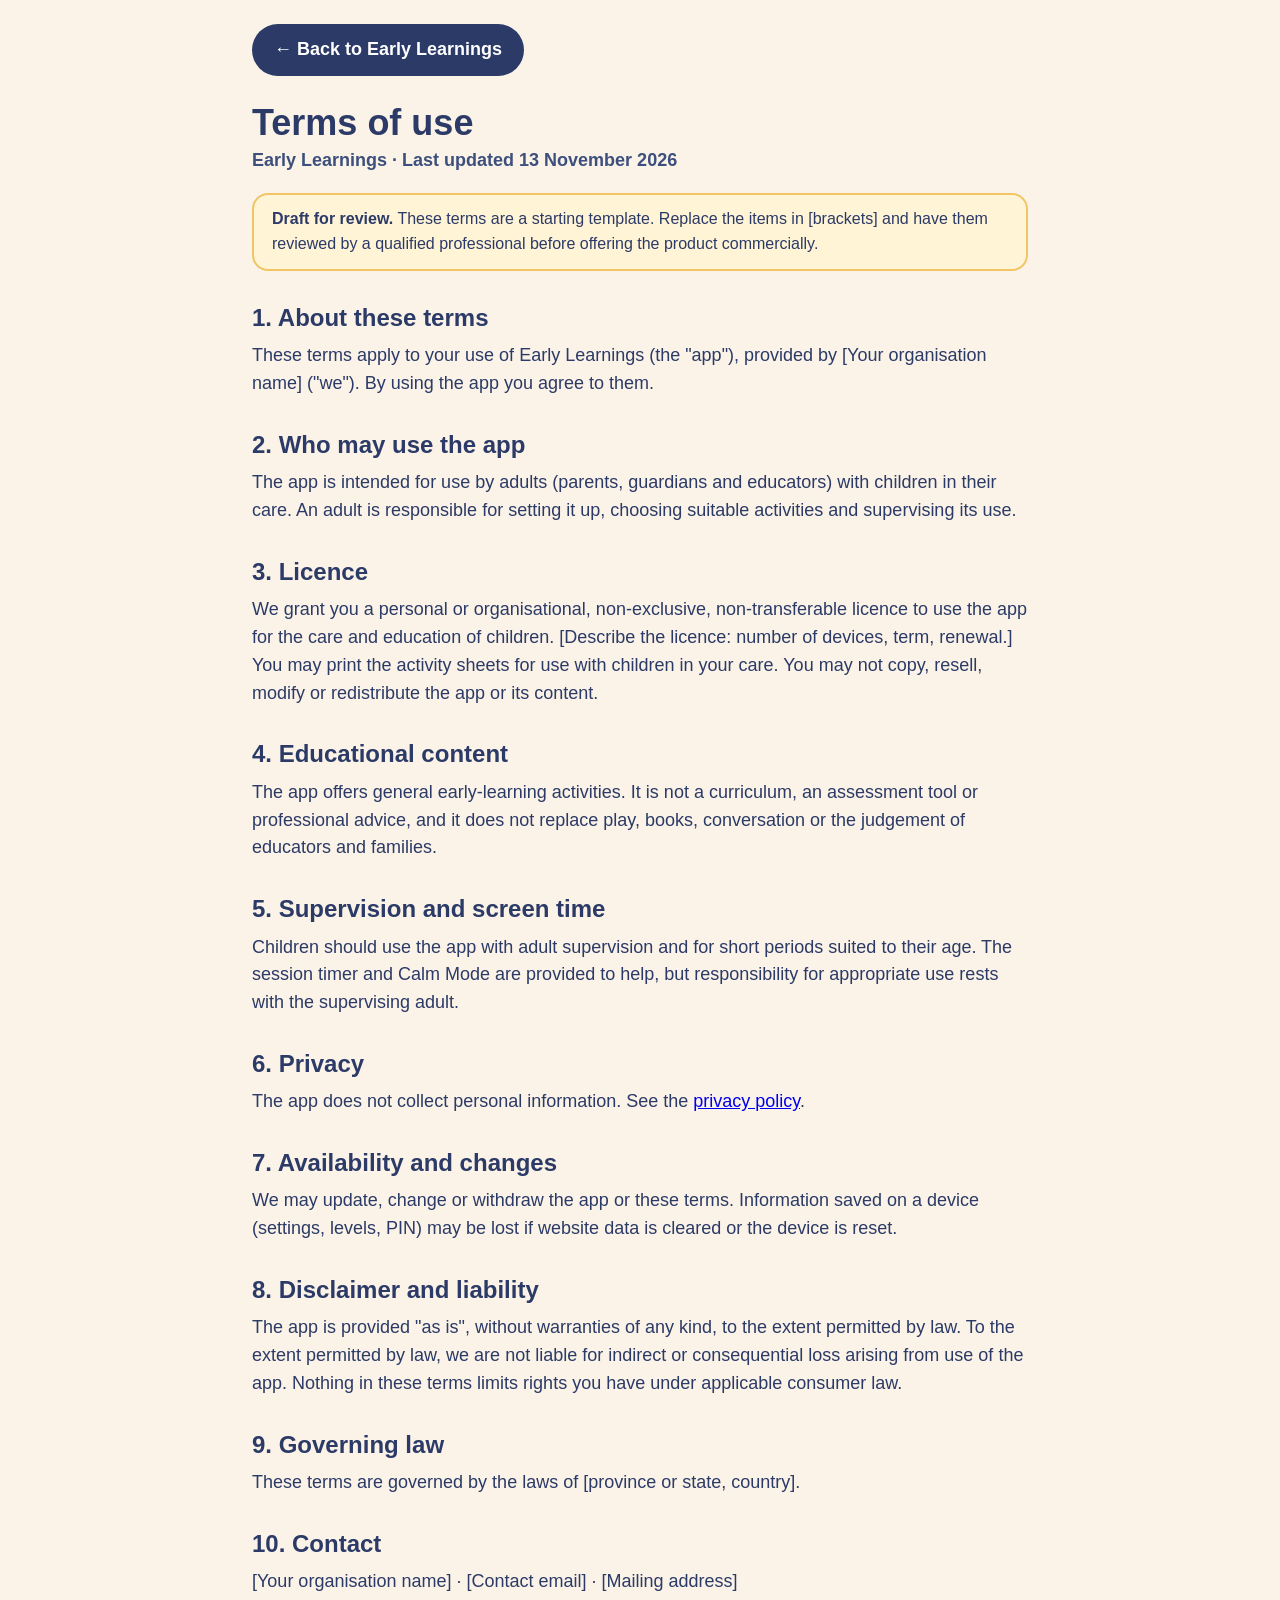
<file: terms.html>
<!DOCTYPE html>
<html lang="en"><head><meta charset="utf-8"><meta name="viewport" content="width=device-width, initial-scale=1">
<title>Terms of use · Early Learnings</title><link rel="stylesheet" href="docs.css"></head><body><div class="wrap">
<a class="back" href="play.html">&larr; Back to Early Learnings</a>
<h1>Terms of use</h1><p class="sub">Early Learnings · Last updated 13 November 2026</p>
<div class="note"><b>Draft for review.</b> These terms are a starting template. Replace the items in [brackets] and have them reviewed by a qualified professional before offering the product commercially.</div>

<h2>1. About these terms</h2>
<p>These terms apply to your use of Early Learnings (the "app"), provided by [Your organisation name] ("we"). By using the app you agree to them.</p>
<h2>2. Who may use the app</h2>
<p>The app is intended for use by adults (parents, guardians and educators) with children in their care. An adult is responsible for setting it up, choosing suitable activities and supervising its use.</p>
<h2>3. Licence</h2>
<p>We grant you a personal or organisational, non-exclusive, non-transferable licence to use the app for the care and education of children. [Describe the licence: number of devices, term, renewal.] You may print the activity sheets for use with children in your care. You may not copy, resell, modify or redistribute the app or its content.</p>
<h2>4. Educational content</h2>
<p>The app offers general early-learning activities. It is not a curriculum, an assessment tool or professional advice, and it does not replace play, books, conversation or the judgement of educators and families.</p>
<h2>5. Supervision and screen time</h2>
<p>Children should use the app with adult supervision and for short periods suited to their age. The session timer and Calm Mode are provided to help, but responsibility for appropriate use rests with the supervising adult.</p>
<h2>6. Privacy</h2>
<p>The app does not collect personal information. See the <a href="privacy.html">privacy policy</a>.</p>
<h2>7. Availability and changes</h2>
<p>We may update, change or withdraw the app or these terms. Information saved on a device (settings, levels, PIN) may be lost if website data is cleared or the device is reset.</p>
<h2>8. Disclaimer and liability</h2>
<p>The app is provided "as is", without warranties of any kind, to the extent permitted by law. To the extent permitted by law, we are not liable for indirect or consequential loss arising from use of the app. Nothing in these terms limits rights you have under applicable consumer law.</p>
<h2>9. Governing law</h2>
<p>These terms are governed by the laws of [province or state, country].</p>
<h2>10. Contact</h2>
<p>[Your organisation name] · [Contact email] · [Mailing address]</p>
</div></body></html>
</file>
<file: docs.css>
*{box-sizing:border-box}
body{margin:0;background:#FBF3E7;color:#2B3A67;font-family:ui-rounded,"Avenir Next","Avenir","Helvetica Neue",Helvetica,Arial,sans-serif;font-size:18px;line-height:1.55}
.wrap{max-width:820px;margin:0 auto;padding:24px 22px 60px}
.back{display:inline-block;background:#2B3A67;color:#fff;text-decoration:none;font-weight:800;padding:12px 22px;border-radius:26px;margin-bottom:18px}
.print{display:inline-block;background:#3E7B5E;color:#fff;border:0;font:inherit;font-weight:800;padding:12px 22px;border-radius:26px;margin-left:8px}
h1{font-size:36px;line-height:1.15;margin:8px 0 4px}
.sub{font-weight:600;color:#3D4F7D;margin:0 0 18px}
h2{font-size:24px;margin:28px 0 6px}
h3{font-size:19px;margin:18px 0 4px}
p,li{margin:6px 0}
.card{background:#fff;border-radius:22px;padding:16px 22px;margin:14px 0;border:2px solid #EEE5D2}
.c1{background:#E6F0FC}.c2{background:#EBF3DC}.c3{background:#ECE6F8}.c4{background:#FCF0D2}.c5{background:#E0F3EA}
.note{background:#FFF4D6;border:2px solid #F2C464;border-radius:16px;padding:12px 18px;font-size:16px}
table{border-collapse:collapse;width:100%;background:#fff;border-radius:14px;overflow:hidden}
th,td{text-align:left;padding:9px 12px;border-bottom:1px solid #EEE5D2;vertical-align:top;font-size:16px}
th{background:#F1ECE0}
.sheet{background:#fff;border:2px solid #EEE5D2;border-radius:18px;padding:26px;margin:18px 0}
.sheet h2{margin-top:0}
.sheet svg{display:block;width:100%;height:auto}
.nameline{border-bottom:2px solid #2B3A67;display:inline-block;width:55%;height:26px;margin-left:8px}
@media print{
  body{background:#fff;font-size:14pt}
  .back,.print,.noprint{display:none!important}
  .wrap{max-width:none;padding:0}
  .sheet{border:0;border-radius:0;margin:0;padding:10mm;page-break-after:always;min-height:250mm}
  .card,.note,table{border-color:#999}
}
</file>
